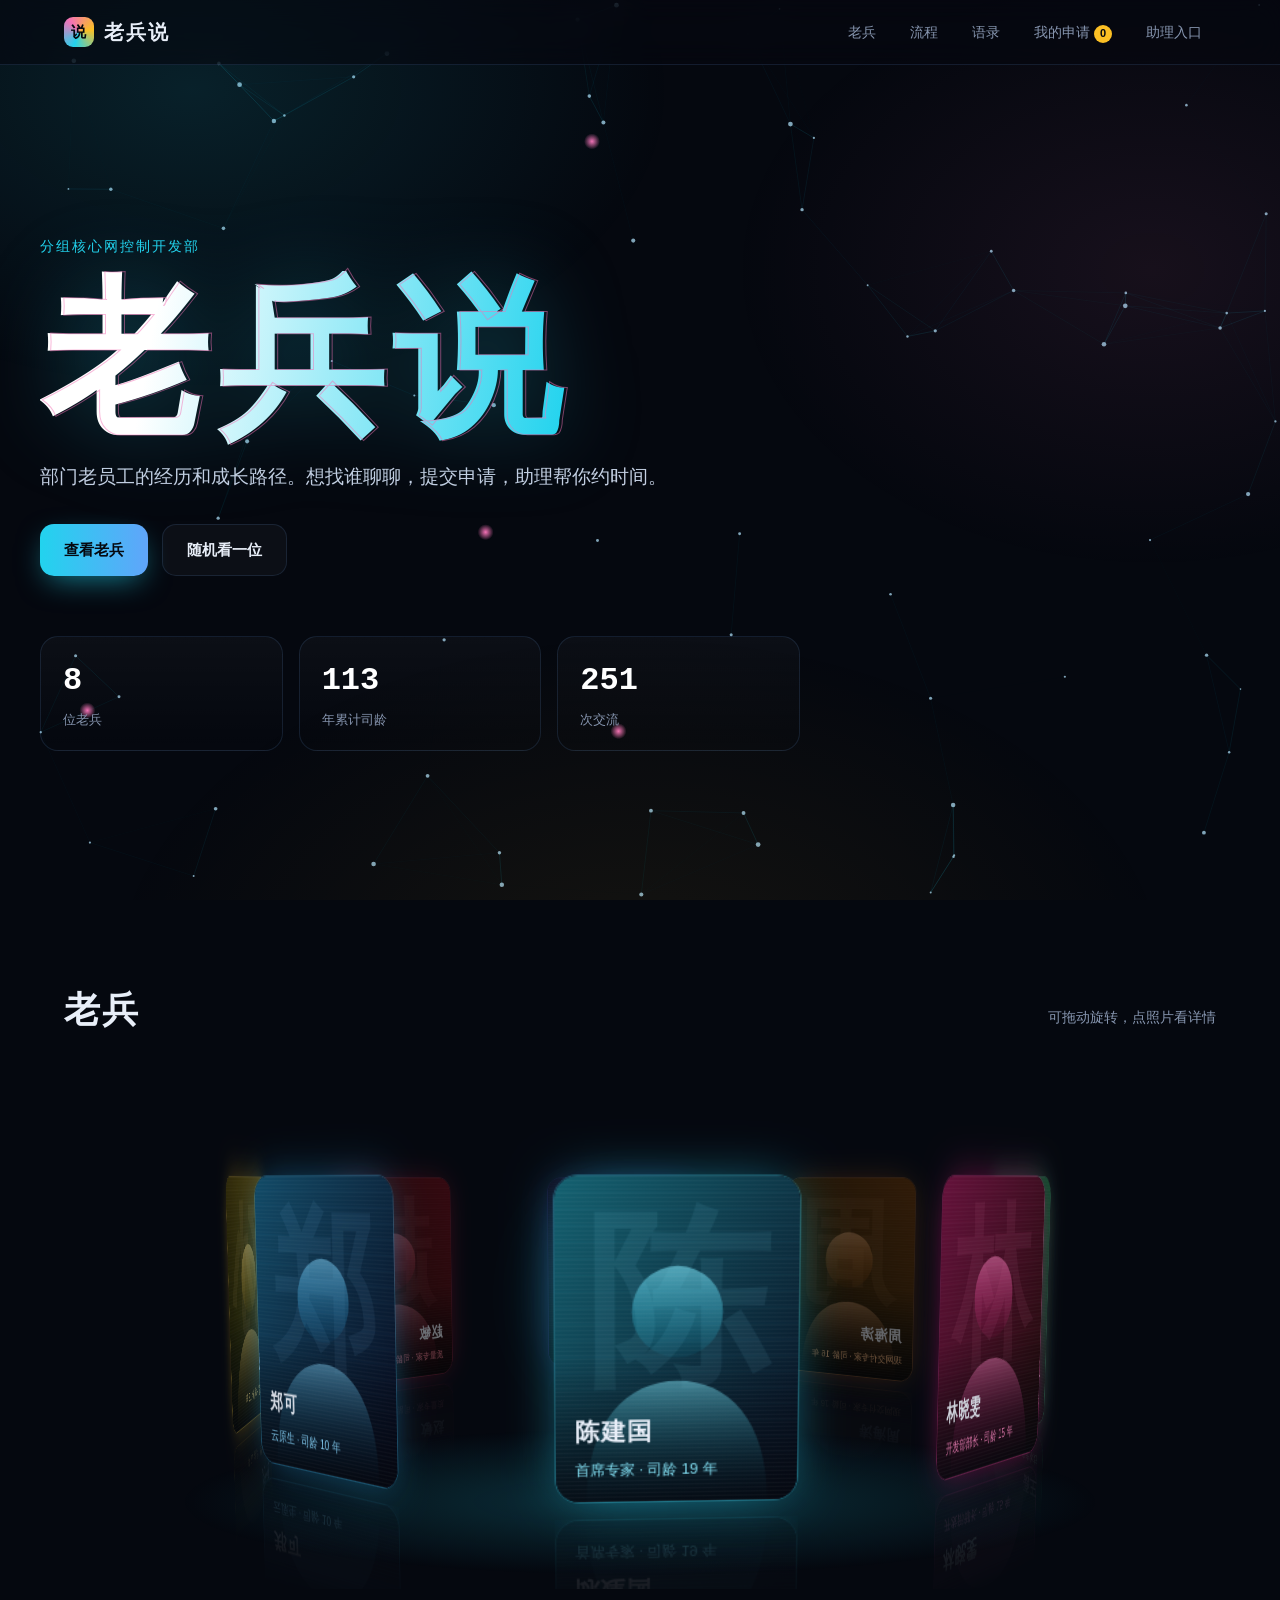
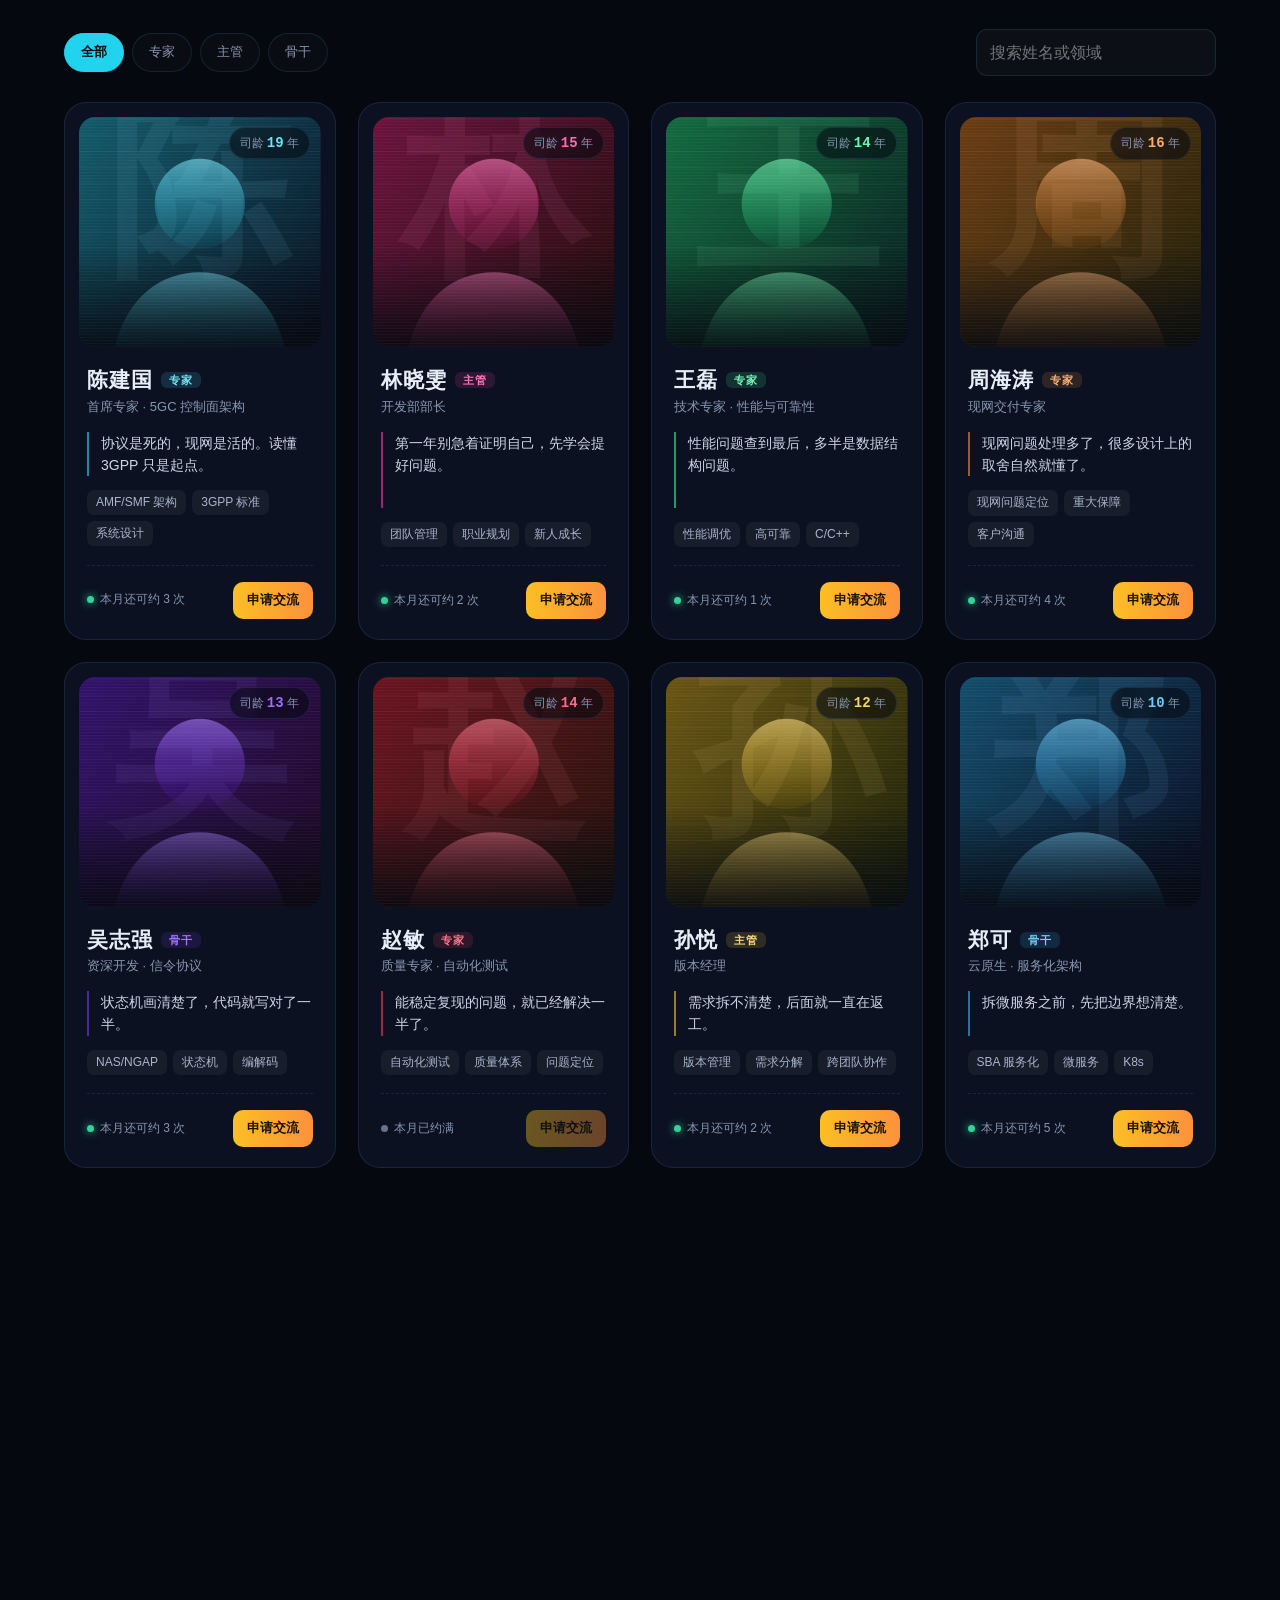
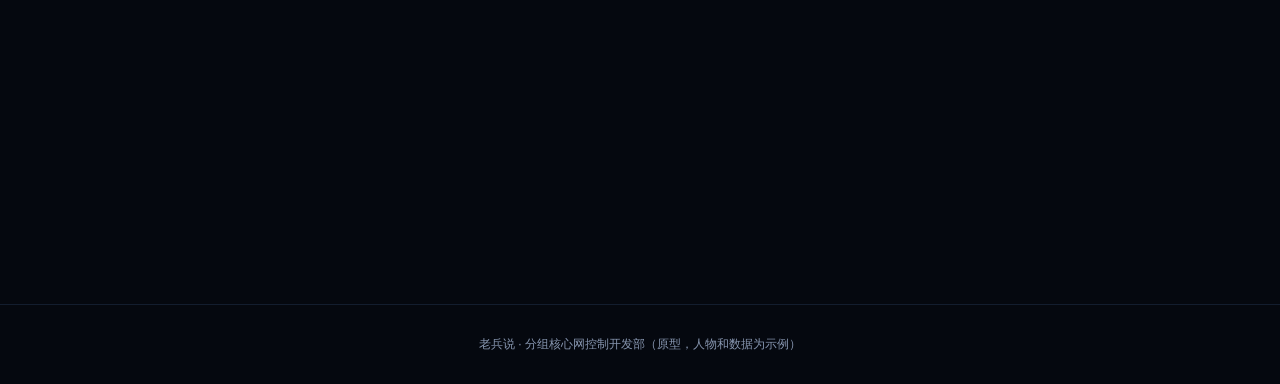
<file: docs/prototype.html>
<!doctype html>
<html lang="zh-CN">
<head>
<meta charset="utf-8">
<meta name="viewport" content="width=device-width,initial-scale=1">
<title>老兵说 · 分组核心网控制开发部</title>
<style>
:root{
  --bg:#05080f;--card:rgba(14,22,40,.72);--line:rgba(120,180,255,.13);
  --text:#e8eef8;--muted:#8796b0;--cyan:#22d3ee;--amber:#fbbf24;--pink:#f472b6;--green:#34d399;
  --r:18px;--cw:180px;--ch:240px;
}
*{box-sizing:border-box;margin:0;padding:0}
html{scroll-behavior:smooth}
body{background:var(--bg);color:var(--text);font-family:"HarmonyOS Sans SC","PingFang SC","Microsoft YaHei",-apple-system,sans-serif;line-height:1.6;overflow-x:hidden}
button{font:inherit;color:inherit;cursor:pointer;border:0;background:none}
input,textarea,select{font:inherit;color:inherit}
#net{position:fixed;inset:0;z-index:0;pointer-events:none}
.glow-bg{position:fixed;inset:0;z-index:0;pointer-events:none;
  background:radial-gradient(800px 500px at 15% 10%,rgba(34,211,238,.12),transparent 60%),
             radial-gradient(700px 500px at 90% 30%,rgba(244,114,182,.08),transparent 60%),
             radial-gradient(900px 600px at 50% 110%,rgba(251,191,36,.07),transparent 60%)}
main,nav,footer{position:relative;z-index:1}
.wrap{max-width:1200px;margin:0 auto;padding:0 24px}

/* nav */
nav{position:sticky;top:0;z-index:20;backdrop-filter:blur(14px);background:rgba(5,8,15,.6);border-bottom:1px solid var(--line)}
nav .wrap{display:flex;align-items:center;gap:28px;height:64px}
.logo{display:flex;align-items:center;gap:10px;font-weight:800;font-size:20px;letter-spacing:2px}
.logo i{width:30px;height:30px;border-radius:9px;display:grid;place-items:center;font-style:normal;font-size:15px;
  background:conic-gradient(from 200deg,var(--cyan),var(--pink),var(--amber),var(--cyan));color:#05080f}
nav .links{margin-left:auto;display:flex;gap:6px}
nav .links a,nav .links button{color:var(--muted);text-decoration:none;padding:8px 14px;border-radius:10px;font-size:14px;transition:.2s}
nav .links a:hover,nav .links button:hover{color:var(--text);background:rgba(255,255,255,.05)}
.cnt{display:inline-grid;place-items:center;min-width:18px;height:18px;border-radius:9px;background:var(--amber);color:#05080f;font-size:11px;font-weight:700;margin-left:4px;padding:0 5px}

/* hero */
.hero{min-height:calc(100vh - 64px);display:flex;flex-direction:column;justify-content:center;padding:60px 0 40px}
.eyebrow{font-size:14px;letter-spacing:2px;color:var(--cyan)}
.title{position:relative;font-size:clamp(72px,14vw,168px);font-weight:900;line-height:1.05;letter-spacing:8px;margin:14px 0 14px;
  background:linear-gradient(100deg,#fff 10%,var(--cyan) 45%,var(--pink) 75%,var(--amber));-webkit-background-clip:text;background-clip:text;color:transparent;
  filter:drop-shadow(0 0 40px rgba(34,211,238,.25))}
.title::after{content:attr(data-text);position:absolute;left:3px;top:0;color:transparent;-webkit-text-stroke:1px rgba(244,114,182,.5);animation:glitch 5s infinite steps(1)}
@keyframes glitch{0%,92%,100%{clip-path:inset(0 0 100% 0);transform:none}93%{clip-path:inset(20% 0 55% 0);transform:translate(-6px,0)}95%{clip-path:inset(60% 0 10% 0);transform:translate(6px,0)}97%{clip-path:inset(40% 0 40% 0);transform:translate(-3px,0)}}
.sub{font-size:clamp(16px,2vw,19px);color:#c4cfe2;max-width:640px}
.cta{display:flex;gap:14px;margin-top:32px;flex-wrap:wrap}
.btn{padding:13px 24px;border-radius:14px;font-weight:600;font-size:15px;transition:.25s;display:inline-flex;align-items:center;gap:8px;text-decoration:none;color:inherit}
.btn-p{background:linear-gradient(90deg,var(--cyan),#60a5fa);color:#05080f;box-shadow:0 10px 30px -8px rgba(34,211,238,.6)}
.btn-p:hover{transform:translateY(-2px);box-shadow:0 16px 40px -8px rgba(34,211,238,.8)}
.btn-g{border:1px solid var(--line);background:rgba(255,255,255,.03)}
.btn-g:hover{border-color:rgba(251,191,36,.5);color:var(--amber)}
.stats{display:grid;grid-template-columns:repeat(3,1fr);gap:16px;margin-top:60px;max-width:760px}
.stat{padding:18px 22px;border:1px solid var(--line);border-radius:var(--r);background:linear-gradient(180deg,rgba(255,255,255,.03),transparent)}
.stat b{display:block;font-size:32px;font-weight:800;font-family:Consolas,"JetBrains Mono",monospace;color:#fff}
.stat span{color:var(--muted);font-size:13px}

/* sections */
section{padding:80px 0}
.sec-h{display:flex;align-items:baseline;justify-content:space-between;gap:20px;margin-bottom:30px;flex-wrap:wrap}
.sec-h h2{font-size:clamp(26px,3.6vw,36px);font-weight:800;letter-spacing:2px}
.sec-h p{color:var(--muted);font-size:14px}

/* photo (real photo or generated placeholder) */
.photo{position:absolute;inset:0;overflow:hidden;background:#0b1222}
.photo svg,.photo img{position:absolute;inset:0;width:100%;height:100%;object-fit:cover;display:block}
.photo::after{content:"";position:absolute;inset:0;pointer-events:none;
  background:repeating-linear-gradient(0deg,rgba(255,255,255,.03) 0 1px,transparent 1px 3px),linear-gradient(180deg,transparent 55%,rgba(5,8,15,.85))}
.holo{position:absolute;inset:0;pointer-events:none;opacity:0;transition:opacity .35s;mix-blend-mode:color-dodge;
  background:linear-gradient(115deg,transparent 20%,rgba(255,0,180,.35) 36%,rgba(0,255,230,.35) 50%,rgba(255,230,0,.3) 64%,transparent 80%);
  background-size:250% 250%;background-position:var(--mx,50%) var(--my,50%)}

/* 3D ring */
.stage{position:relative;height:520px;perspective:1400px;cursor:grab;user-select:none;-webkit-user-select:none;touch-action:pan-y;overflow:hidden}
.stage:active{cursor:grabbing}
.ring{position:absolute;left:50%;top:44%;width:0;height:0;transform-style:preserve-3d}
.pc{--h:190;position:absolute;width:var(--cw);height:var(--ch);left:calc(var(--cw) / -2);top:calc(var(--ch) / -2);border-radius:18px;
  border:1px solid hsla(var(--h),90%,60%,.4);box-shadow:0 0 40px -10px hsla(var(--h),90%,55%,.6);
  -webkit-box-reflect:below 12px linear-gradient(transparent 62%,rgba(255,255,255,.2))}
.pc .photo{border-radius:17px}
.pc-n{position:absolute;left:14px;right:14px;bottom:12px;z-index:2}
.pc-n b{display:block;font-size:18px;letter-spacing:1px}
.pc-n small{font-size:11px;color:hsl(var(--h),90%,75%)}
.pc:hover{border-color:hsl(var(--h),90%,65%)}
.core{position:absolute;width:140px;height:140px;left:-70px;top:-70px;border-radius:50%;display:grid;place-items:center;text-align:center;
  background:radial-gradient(circle,rgba(34,211,238,.25),rgba(5,8,15,.2) 70%);box-shadow:0 0 80px rgba(34,211,238,.35),inset 0 0 30px rgba(34,211,238,.3)}
.core::before{content:"";position:absolute;inset:0;border-radius:50%;padding:2px;background:conic-gradient(var(--cyan),transparent,var(--pink),transparent,var(--amber),var(--cyan));
  -webkit-mask:linear-gradient(#000 0 0) content-box,linear-gradient(#000 0 0);-webkit-mask-composite:xor;mask-composite:exclude;animation:spin 8s linear infinite}
.core b{font-size:24px;font-weight:900;letter-spacing:3px;display:block}
.core small{font-size:12px;color:var(--cyan)}
.floor{position:absolute;left:50%;top:68%;width:min(1000px,95%);height:160px;transform:translateX(-50%);pointer-events:none;
  background:radial-gradient(ellipse at center,rgba(34,211,238,.2),transparent 65%)}
@keyframes spin{to{transform:rotate(360deg)}}

/* steps */
.steps{display:grid;grid-template-columns:repeat(4,1fr);gap:16px;counter-reset:s}
.step{position:relative;padding:22px;border-radius:var(--r);border:1px solid var(--line);background:var(--card);counter-increment:s}
.step::before{content:counter(s);display:grid;place-items:center;width:30px;height:30px;border-radius:50%;border:1px solid var(--cyan);color:var(--cyan);font-family:Consolas,monospace;font-size:14px;margin-bottom:12px}
.step h4{font-size:16px}
.step p{color:var(--muted);font-size:13px;margin-top:2px}

/* filter */
.toolbar{display:flex;gap:10px;flex-wrap:wrap;align-items:center;margin-bottom:26px}
.chip{padding:8px 16px;border-radius:999px;border:1px solid var(--line);font-size:13px;color:var(--muted);transition:.2s;background:rgba(255,255,255,.02)}
.chip:hover{color:var(--text)}
.chip.on{color:#05080f;background:var(--cyan);border-color:var(--cyan);font-weight:600}
.search{margin-left:auto}
.search input{width:240px}

/* cards */
.grid{display:grid;grid-template-columns:repeat(auto-fill,minmax(270px,1fr));gap:22px;perspective:1200px}
.card{--h:190;--mx:50%;--my:50%;position:relative;padding:14px 14px 20px;border-radius:22px;background:var(--card);border:1px solid var(--line);
  transform-style:preserve-3d;transition:transform .15s ease-out,border-color .3s,box-shadow .3s;cursor:pointer;display:flex;flex-direction:column}
.card:hover{border-color:hsla(var(--h),90%,60%,.5);box-shadow:0 30px 60px -20px hsla(var(--h),90%,50%,.4)}
.card .spot{position:absolute;inset:0;border-radius:inherit;pointer-events:none;opacity:0;transition:opacity .3s;
  background:radial-gradient(380px circle at var(--mx) var(--my),hsla(var(--h),90%,60%,.16),transparent 45%)}
.card:hover .spot{opacity:1}
.ph{position:relative;height:230px;border-radius:16px;transition:transform .35s cubic-bezier(.2,.9,.3,1.2),box-shadow .35s}
.ph .photo{border-radius:16px}
.card:hover .ph{transform:translateZ(40px);box-shadow:0 20px 40px -10px rgba(0,0,0,.7)}
.card:hover .holo{opacity:.55}
.badge{font-size:12px;color:var(--muted);border:1px solid var(--line);padding:4px 10px;border-radius:999px;background:rgba(5,8,15,.55);backdrop-filter:blur(6px)}
.badge b{color:hsl(var(--h),90%,70%);font-family:Consolas,monospace;font-size:14px}
.ph .badge{position:absolute;right:10px;top:10px;z-index:2}
.card .body{padding:0 8px;display:flex;flex-direction:column;flex:1;transition:transform .35s}
.card:hover .body{transform:translateZ(20px)}
.card h3{font-size:21px;margin-top:16px;letter-spacing:1px}
.role{font-size:11px;font-weight:600;vertical-align:3px;margin-left:8px;padding:2px 8px;border-radius:6px;background:hsla(var(--h),90%,60%,.15);color:hsl(var(--h),90%,72%)}
.card .ttl{color:var(--muted);font-size:13px}
.card .q{margin:14px 0;font-size:14px;color:#cdd6e6;border-left:2px solid hsla(var(--h),90%,60%,.6);padding-left:12px;flex:1}
.tags{display:flex;flex-wrap:wrap;gap:6px}
.tags span{font-size:12px;padding:3px 9px;border-radius:7px;background:rgba(255,255,255,.05);color:#aab6cc}
.card-foot{display:flex;justify-content:space-between;align-items:center;margin-top:18px;padding-top:16px;border-top:1px dashed var(--line)}
.slot{font-size:12px;color:var(--muted);display:flex;align-items:center;gap:6px}
.slot i{width:7px;height:7px;border-radius:50%;background:var(--green);box-shadow:0 0 8px var(--green)}
.slot.full i{background:#64748b;box-shadow:none}
.btn-mini{padding:8px 14px;border-radius:10px;font-size:13px;font-weight:600;background:linear-gradient(90deg,var(--amber),#fb923c);color:#1a1205;transition:.2s}
.btn-mini:hover{transform:scale(1.06)}
.btn-mini:disabled{opacity:.4;cursor:not-allowed;transform:none}
.empty{grid-column:1/-1;text-align:center;color:var(--muted);padding:60px 0}

/* quotes */
.marquee{overflow:hidden;mask-image:linear-gradient(90deg,transparent,#000 10%,#000 90%,transparent);-webkit-mask-image:linear-gradient(90deg,transparent,#000 10%,#000 90%,transparent)}
.track{display:flex;gap:18px;width:max-content;animation:scroll 60s linear infinite;padding:9px 0}
.track.rev{animation-direction:reverse;animation-duration:70s}
.marquee:hover .track{animation-play-state:paused}
@keyframes scroll{to{transform:translateX(-50%)}}
.qc{width:340px;padding:18px 20px;border-radius:16px;border:1px solid var(--line);background:var(--card);flex-shrink:0}
.qc p{font-size:15px}
.qc span{display:block;margin-top:8px;font-size:12px;color:var(--muted)}
.qc span b{color:var(--amber);font-weight:500}

/* modal */
.modal{position:fixed;inset:0;z-index:50;display:grid;place-items:center;padding:20px;background:rgba(2,4,9,.7);backdrop-filter:blur(8px);
  opacity:0;pointer-events:none;transition:.3s}
.modal.open{opacity:1;pointer-events:auto}
.panel{width:min(960px,100%);max-height:calc(100vh - 40px);overflow:auto;border-radius:26px;background:linear-gradient(180deg,#0e1729,#080d18);
  border:1px solid var(--line);box-shadow:0 40px 120px -20px rgba(0,0,0,.8);transform:translateY(30px) scale(.97);transition:.35s cubic-bezier(.2,.9,.3,1.2);position:relative}
.modal.open .panel{transform:none}
.x{position:absolute;right:16px;top:14px;width:36px;height:36px;border-radius:50%;font-size:20px;color:var(--muted);z-index:3}
.x:hover{background:rgba(255,255,255,.08);color:#fff}

/* profile */
.prof{display:grid;grid-template-columns:300px 1fr}
.prof-l{padding:34px 26px;border-right:1px solid var(--line);text-align:center;perspective:900px;
  background:radial-gradient(400px 300px at 50% 0,hsla(var(--h),90%,50%,.18),transparent)}
.holo-card{--mx:50%;--my:50%;position:relative;width:210px;height:280px;margin:0 auto;border-radius:20px;transition:transform .12s ease-out;
  border:1px solid hsla(var(--h),90%,60%,.5);box-shadow:0 30px 60px -15px hsla(var(--h),90%,50%,.55);animation:enter .9s cubic-bezier(.2,.9,.3,1.2)}
.holo-card .photo{border-radius:19px}
.holo-card .holo{opacity:.35}
.holo-card:hover .holo{opacity:.7}
@keyframes enter{from{transform:rotateY(-180deg) scale(.6);opacity:0}}
.prof-l h3{font-size:26px;margin-top:18px}
.prof-l .ttl{color:var(--muted);font-size:13px}
.prof-l .meta{font-size:13px;color:var(--muted);margin-top:12px;line-height:1.9}
.prof-l .meta b{color:#fff;font-family:Consolas,monospace}
.prof-l .btn{margin-top:20px;width:100%;justify-content:center}
.prof-r{padding:30px 34px 26px}
.prof-r h5{font-size:13px;color:var(--muted);font-weight:500;margin:24px 0 10px}
.prof-r h5:first-child{margin-top:0}
.bigq{font-size:19px;line-height:1.5;font-weight:600;border-left:3px solid hsl(var(--h),90%,60%);padding-left:14px}
.topics{display:flex;flex-wrap:wrap;gap:8px}
.topics span{padding:6px 12px;border-radius:10px;font-size:13px;border:1px solid hsla(var(--h),90%,60%,.3);color:hsl(var(--h),80%,78%)}

/* growth tree */
.tree{width:100%;max-width:580px;display:block;margin:0 auto}
.tree .trunk{fill:none;stroke-width:7;stroke-linecap:round;stroke-dasharray:1;stroke-dashoffset:1;animation:draw 1.3s ease-out forwards}
.tree .root{fill:none;stroke:hsl(30,35%,32%);stroke-width:3;stroke-linecap:round;opacity:.7}
@keyframes draw{to{stroke-dashoffset:0}}
.tree .br{opacity:0;animation:bud .6s ease-out forwards;animation-delay:var(--d)}
@keyframes bud{from{opacity:0;transform:translateY(8px)}to{opacity:1;transform:none}}
.tree .bp{fill:none;stroke:hsl(var(--h),45%,45%);stroke-width:3.5;stroke-linecap:round}
.tree .leaf{fill:hsl(var(--h),70%,52%);opacity:.65}
.tree .nd{fill:#0b1222;stroke:hsl(var(--h),90%,65%);stroke-width:3}
.tree .now .nd{fill:hsl(var(--h),90%,65%)}
.tree .pulse{fill:none;stroke:hsl(var(--h),90%,65%);stroke-width:2;transform-box:fill-box;transform-origin:center;animation:ring 2s ease-out infinite}
@keyframes ring{from{transform:scale(1);opacity:.9}to{transform:scale(2.8);opacity:0}}
.tree .tp{fill:#fff;font-size:17px;font-weight:700}
.tree .now .tp{fill:hsl(var(--h),90%,72%)}
.tree .tn{fill:var(--muted);font-size:12.5px}
.tree .ty{fill:hsl(var(--h),90%,70%);font-family:Consolas,monospace}

/* forms (apply + admin) */
.book,.adm{padding:32px}
.book-h{display:flex;gap:18px;align-items:center}
.thumb{position:relative;width:60px;height:80px;border-radius:10px;overflow:hidden;flex-shrink:0}
.thumb .photo{border-radius:10px}
.thumb.sm{width:36px;height:48px;border-radius:6px}
.thumb.big{width:96px;height:128px}
.book h3,.adm h3{font-size:22px}
.book .who{color:var(--muted);font-size:14px}
.bstep{margin-top:24px}
.bstep h6{font-size:14px;color:var(--text);font-weight:600;margin-bottom:10px}
.bstep h6 i{font-style:normal;font-size:12px;color:var(--muted);font-weight:400;margin-left:8px}
.modes{display:grid;grid-template-columns:repeat(4,1fr);gap:12px}
.mode{padding:14px 10px;border-radius:14px;border:1px solid var(--line);text-align:center;transition:.2s;background:rgba(255,255,255,.02)}
.mode .e{font-size:26px;display:block;transition:.3s}
.mode small{display:block;color:var(--muted);font-size:11px}
.mode:hover .e{transform:scale(1.15)}
.mode.on{border-color:var(--amber);background:rgba(251,191,36,.08);box-shadow:0 0 0 1px var(--amber) inset}
.opts{display:flex;gap:10px;flex-wrap:wrap;align-items:center}
.opts+.opts{margin-top:10px}
.opt{padding:7px 15px;border-radius:10px;border:1px solid var(--line);font-size:14px;transition:.2s}
.opt.on{border-color:var(--cyan);background:rgba(34,211,238,.12);color:#fff}
.opt-lbl{font-size:12px;color:var(--muted);width:56px}
.pick span{cursor:pointer;transition:.2s}
.pick span.on{background:hsla(var(--h),90%,60%,.2);border-color:hsl(var(--h),90%,60%);color:#fff}
.row2{display:grid;grid-template-columns:1fr 1fr;gap:12px}
.inp,textarea{width:100%;padding:10px 13px;border-radius:11px;border:1px solid var(--line);background:rgba(255,255,255,.03);outline:none;transition:.2s}
select.inp{background:#0d1628}
.inp:focus,textarea:focus{border-color:var(--cyan);box-shadow:0 0 0 3px rgba(34,211,238,.12)}
textarea{margin-top:10px;resize:vertical;min-height:76px}
.book-foot{display:flex;justify-content:space-between;align-items:center;margin-top:26px;gap:16px;flex-wrap:wrap}
.book-foot .hint{font-size:13px;color:var(--muted)}

/* admin */
.adm-h{display:flex;justify-content:space-between;align-items:center;gap:12px;flex-wrap:wrap;padding-right:44px}
.adm-act{display:flex;gap:8px;flex-wrap:wrap}
.adm-note{font-size:12px;color:var(--muted);margin:8px 0 18px}
.btn-s{padding:7px 13px;border-radius:9px;font-size:13px;border:1px solid var(--line);background:rgba(255,255,255,.03);transition:.2s;white-space:nowrap}
.btn-s:hover{border-color:var(--cyan)}
.btn-s.pri{background:var(--cyan);color:#05080f;border-color:var(--cyan);font-weight:600}
.btn-s.dan{color:var(--pink)}
.btn-s.dan:hover{border-color:var(--pink)}
.tbl{overflow-x:auto}
table{width:100%;border-collapse:collapse;font-size:14px}
th{text-align:left;color:var(--muted);font-weight:400;font-size:12px;padding:8px}
td{padding:9px 8px;border-top:1px solid var(--line);vertical-align:middle}
td.ops{text-align:right;white-space:nowrap}
td.ops .btn-s+.btn-s{margin-left:6px}
.fg{display:grid;grid-template-columns:repeat(3,1fr);gap:14px 16px;margin-top:20px}
.f label{display:block;font-size:12px;color:var(--muted);margin-bottom:6px}
.f.full{grid-column:1/-1}
.f.two{grid-column:span 2}
.ph-edit{display:flex;gap:16px;align-items:center}
.hue{display:flex;gap:12px;align-items:center}
.hue input{flex:1;accent-color:var(--cyan)}
.sw{width:30px;height:30px;border-radius:8px;flex-shrink:0}
.crow{display:grid;grid-template-columns:90px 160px 1fr 38px;gap:8px;margin-bottom:8px}
.crow-h{display:grid;grid-template-columns:90px 160px 1fr 38px;gap:8px;font-size:11px;color:var(--muted);margin-bottom:4px}

/* receipt */
.ticket-wrap{padding:40px 30px;display:grid;place-items:center;text-align:center}
.ticket-wrap h3{font-size:24px;margin-bottom:6px}
.ticket-wrap p.m{color:var(--muted);margin-bottom:24px;font-size:14px}
.flow{display:flex;width:min(560px,100%);margin-bottom:26px}
.fs{flex:1;position:relative;font-size:12px;color:var(--muted)}
.fs::before{content:"";position:absolute;top:9px;left:-50%;width:100%;height:2px;background:var(--line)}
.fs:first-child::before{display:none}
.fs.done::before,.fs.cur::before{background:linear-gradient(90deg,var(--green),var(--cyan))}
.fs i{position:relative;display:grid;place-items:center;width:20px;height:20px;margin:0 auto 6px;border-radius:50%;border:2px solid var(--line);background:var(--bg);font-style:normal;font-size:11px}
.fs.done i{border-color:var(--green);background:var(--green);color:#05080f}
.fs.cur{color:var(--text)}
.fs.cur i{border-color:var(--cyan);animation:pulse 1.6s infinite}
@keyframes pulse{0%{box-shadow:0 0 0 0 rgba(34,211,238,.6)}70%{box-shadow:0 0 0 10px rgba(34,211,238,0)}}
.ticket{width:min(560px,100%);border-radius:20px;text-align:left;padding:22px 26px;
  background:linear-gradient(120deg,#13203a,#0c1426);border:1px solid rgba(251,191,36,.35);animation:pop .7s cubic-bezier(.2,.9,.3,1.3);box-shadow:0 30px 80px -20px rgba(251,191,36,.3)}
@keyframes pop{from{transform:rotateX(70deg) translateY(40px);opacity:0}}
.t-h{display:flex;justify-content:space-between;font-size:12px;color:var(--amber)}
.t-h span{font-family:Consolas,monospace}
.route{display:flex;align-items:center;gap:14px;margin:12px 0 16px}
.route div small{display:block;font-size:11px;color:var(--muted)}
.route div b{font-size:22px}
.route .ln{flex:1;height:2px;background:linear-gradient(90deg,var(--cyan),var(--amber));position:relative}
.route .ln::after{content:attr(data-e);position:absolute;left:50%;top:50%;transform:translate(-50%,-55%);background:#101b31;padding:0 6px;font-size:16px}
.t-grid{display:grid;grid-template-columns:repeat(3,1fr);gap:10px}
.t-grid small{display:block;font-size:11px;color:var(--muted)}
.t-grid b{font-size:14px}
.t-grid .pend{color:var(--amber)}
.ticket-wrap .cta{justify-content:center;margin-top:26px}

/* drawer */
.drawer{position:fixed;top:0;right:0;bottom:0;width:min(420px,100%);z-index:60;background:#0a1120;border-left:1px solid var(--line);
  transform:translateX(100%);transition:.35s cubic-bezier(.2,.9,.3,1);padding:26px;overflow:auto}
.drawer.open{transform:none;box-shadow:-30px 0 80px rgba(0,0,0,.6)}
.drawer h3{font-size:22px;margin-bottom:18px}
.bk{padding:16px;border-radius:14px;border:1px solid var(--line);margin-bottom:12px;background:var(--card)}
.bk-h{display:flex;justify-content:space-between;align-items:center}
.bk-h b{font-size:16px}
.st{font-size:11px;padding:2px 8px;border-radius:6px;background:rgba(251,191,36,.15);color:var(--amber)}
.bk p{font-size:13px;color:var(--muted);margin-top:6px}
.bk button{font-size:12px;color:var(--pink);margin-top:8px}
.shade{position:fixed;inset:0;z-index:55;background:rgba(0,0,0,.5);opacity:0;pointer-events:none;transition:.3s}
.shade.open{opacity:1;pointer-events:auto}

.toast{position:fixed;left:50%;bottom:30px;transform:translate(-50%,40px);opacity:0;z-index:80;padding:12px 20px;border-radius:12px;
  background:#1b2742;border:1px solid var(--line);font-size:14px;transition:.3s;pointer-events:none}
.toast.show{opacity:1;transform:translate(-50%,0)}

.reveal{opacity:0;transform:translateY(30px);transition:opacity .8s,transform .8s}
.reveal.in{opacity:1;transform:none}

footer{border-top:1px solid var(--line);padding:30px 0;color:var(--muted);font-size:12px;text-align:center}

@media (max-width:860px){
  :root{--cw:130px;--ch:174px}
  .stage{height:420px}
  .steps{grid-template-columns:repeat(2,1fr)}
  .prof{grid-template-columns:1fr}
  .prof-l{border-right:0;border-bottom:1px solid var(--line)}
  .modes{grid-template-columns:repeat(2,1fr)}
  .search{margin-left:0;width:100%}.search input{width:100%}
  nav .links a{display:none}
  .fg{grid-template-columns:1fr 1fr}
  .crow,.crow-h{grid-template-columns:70px 1fr 38px}
  .crow [data-k=note]{grid-column:1/3;grid-row:2}
  .crow-h span:nth-child(3){display:none}
}
@media (max-width:520px){.wrap{padding:0 16px}.stats{gap:10px}.stat{padding:14px}.stat b{font-size:24px}.book,.adm{padding:24px 16px}.fg{grid-template-columns:1fr}.f.two{grid-column:auto}}
@media (prefers-reduced-motion:reduce){*{animation:none!important;transition:none!important}.tree .trunk{stroke-dashoffset:0}.tree .br{opacity:1}}
</style>
</head>
<body>
<canvas id="net"></canvas>
<div class="glow-bg"></div>

<nav>
  <div class="wrap">
    <div class="logo"><i>说</i>老兵说</div>
    <div class="links">
      <a href="#gallery">老兵</a>
      <a href="#how">流程</a>
      <a href="#quotes">语录</a>
      <button id="openMine">我的申请<span class="cnt" id="mineCnt">0</span></button>
      <button id="openAdmin">助理入口</button>
    </div>
  </div>
</nav>

<main>
  <header class="hero wrap">
    <div class="eyebrow">分组核心网控制开发部</div>
    <h1 class="title" data-text="老兵说">老兵说</h1>
    <p class="sub">部门老员工的经历和成长路径。想找谁聊聊，提交申请，助理帮你约时间。</p>
    <div class="cta">
      <a class="btn btn-p" href="#gallery">查看老兵</a>
      <button class="btn btn-g" id="randomBtn">随机看一位</button>
    </div>
    <div class="stats">
      <div class="stat"><b id="s1">0</b><span>位老兵</span></div>
      <div class="stat"><b id="s2">0</b><span>年累计司龄</span></div>
      <div class="stat"><b id="s3">0</b><span>次交流</span></div>
    </div>
  </header>

  <section id="gallery" class="reveal" style="padding-bottom:20px">
    <div class="wrap"><div class="sec-h"><h2>老兵</h2><p>可拖动旋转，点照片看详情</p></div></div>
    <div class="stage" id="stage">
      <div class="floor"></div>
      <div class="ring" id="ring"></div>
    </div>
  </section>

  <section id="vets" class="wrap reveal" style="padding-top:20px">
    <div class="toolbar">
      <div id="roles" style="display:flex;gap:8px;flex-wrap:wrap"></div>
      <div class="search"><input class="inp" id="q" placeholder="搜索姓名或领域"></div>
    </div>
    <div class="grid" id="grid"></div>
  </section>

  <section id="how" class="wrap reveal">
    <div class="sec-h"><h2>流程</h2></div>
    <div class="steps">
      <div class="step"><h4>选一位老兵</h4><p>看看履历和可以聊的话题</p></div>
      <div class="step"><h4>提交申请</h4><p>选交流方式和大致时间</p></div>
      <div class="step"><h4>助理安排</h4><p>确定时间地点，邮件通知双方</p></div>
      <div class="step"><h4>见面聊</h4><p>咖啡、午饭、散步或线上</p></div>
    </div>
  </section>

  <section id="quotes" class="reveal">
    <div class="wrap"><div class="sec-h"><h2>老兵语录</h2></div></div>
    <div class="marquee"><div class="track" id="t1"></div></div>
    <div class="marquee"><div class="track rev" id="t2"></div></div>
  </section>
</main>

<footer>老兵说 · 分组核心网控制开发部（原型，人物和数据为示例）</footer>

<div class="modal" id="modal"><div class="panel" id="panel"></div></div>
<div class="shade" id="shade"></div>
<aside class="drawer" id="drawer"></aside>
<div class="toast" id="toast"></div>

<script>
const YEAR = new Date().getFullYear();
const ROLES = ['专家','主管','骨干'];
const POS = ['开发工程师','测试工程师','骨干','PL','TM','SE','版本经理','技术专家','资深专家','首席专家','副部长','部长'];
const DEFAULT_V = [
  {id:1,name:'陈建国',role:'专家',title:'首席专家 · 5GC 控制面架构',since:2007,hue:190,quota:3,met:42,photo:'',
   quote:'协议是死的，现网是活的。读懂 3GPP 只是起点。',
   tags:['AMF/SMF 架构','3GPP 标准','系统设计'],
   topics:['5GC 控制面整体架构','怎么读 3GPP 协议','架构师成长路径','方案评审'],
   career:[{y:2007,pos:'开发工程师',note:'SGSN 移动性管理'},{y:2011,pos:'PL',note:'MME 核心模块'},{y:2016,pos:'SE',note:'5GC AMF 架构设计'},{y:2020,pos:'首席专家',note:'控制面架构演进'}]},
  {id:2,name:'林晓雯',role:'主管',title:'开发部部长',since:2011,hue:330,quota:2,met:57,photo:'',
   quote:'第一年别急着证明自己，先学会提好问题。',
   tags:['团队管理','职业规划','新人成长'],
   topics:['第一年怎么过','怎么和主管沟通','技术线还是管理线','绩效与成长'],
   career:[{y:2011,pos:'开发工程师',note:'SMF 会话管理'},{y:2015,pos:'PL',note:'PDU 会话特性'},{y:2018,pos:'TM',note:'5G SA 首个商用版本'},{y:2021,pos:'部长',note:'开发部，80 余人'}]},
  {id:3,name:'王磊',role:'专家',title:'技术专家 · 性能与可靠性',since:2012,hue:150,quota:1,met:23,photo:'',
   quote:'性能问题查到最后，多半是数据结构问题。',
   tags:['性能调优','高可靠','C/C++'],
   topics:['性能分析工具','内存和锁','高可靠设计'],
   career:[{y:2012,pos:'开发工程师',note:'MME 信令面'},{y:2015,pos:'骨干',note:'性能攻关组'},{y:2019,pos:'PL',note:'5GC 高可靠架构'},{y:2023,pos:'技术专家',note:'性能领域'}]},
  {id:4,name:'周海涛',role:'专家',title:'现网交付专家',since:2010,hue:28,quota:4,met:38,photo:'',
   quote:'现网问题处理多了，很多设计上的取舍自然就懂了。',
   tags:['现网问题定位','重大保障','客户沟通'],
   topics:['现网问题怎么定位','重大保障','海外交付'],
   career:[{y:2010,pos:'开发工程师',note:'SGSN 维护'},{y:2013,pos:'PL',note:'欧洲 LTE 开局'},{y:2017,pos:'TM',note:'现网问题攻关组'},{y:2022,pos:'技术专家',note:'重大活动保障'}]},
  {id:5,name:'吴志强',role:'骨干',title:'资深开发 · 信令协议',since:2013,hue:260,quota:3,met:19,photo:'',
   quote:'状态机画清楚了，代码就写对了一半。',
   tags:['NAS/NGAP','状态机','编解码'],
   topics:['注册和切换流程','信令跟踪','代码检视'],
   career:[{y:2013,pos:'开发工程师',note:'NAS 协议栈'},{y:2017,pos:'骨干',note:'NGAP 编解码重构'},{y:2021,pos:'PL',note:'信令协议模块'}]},
  {id:6,name:'赵敏',role:'专家',title:'质量专家 · 自动化测试',since:2012,hue:350,quota:0,met:31,photo:'',
   quote:'能稳定复现的问题，就已经解决一半了。',
   tags:['自动化测试','质量体系','问题定位'],
   topics:['开发者测试怎么写','偶现问题定位','质量意识'],
   career:[{y:2012,pos:'测试工程师',note:'系统测试'},{y:2016,pos:'PL',note:'自动化测试框架'},{y:2020,pos:'技术专家',note:'部门质量体系'}]},
  {id:7,name:'孙悦',role:'主管',title:'版本经理',since:2014,hue:45,quota:2,met:26,photo:'',
   quote:'需求拆不清楚，后面就一直在返工。',
   tags:['版本管理','需求分解','跨团队协作'],
   topics:['版本是怎么交付的','需求拆分','跨团队沟通'],
   career:[{y:2014,pos:'开发工程师',note:'PCF 策略控制'},{y:2018,pos:'PL',note:'网络切片特性'},{y:2021,pos:'TM',note:'版本经理，10 余个团队'}]},
  {id:8,name:'郑可',role:'骨干',title:'云原生 · 服务化架构',since:2016,hue:200,quota:5,met:15,photo:'',
   quote:'拆微服务之前，先把边界想清楚。',
   tags:['SBA 服务化','微服务','K8s'],
   topics:['云原生核心网','微服务拆分','新技术怎么学'],
   career:[{y:2016,pos:'开发工程师',note:'vEPC 虚拟化'},{y:2019,pos:'骨干',note:'5GC 云原生改造'},{y:2022,pos:'PL',note:'服务化框架'}]},
];
const MODES = [{k:'coffee',e:'☕',n:'喝咖啡',d:'半小时左右'},{k:'lunch',e:'🍜',n:'吃午饭',d:'一小时左右'},{k:'walk',e:'🚶',n:'散步',d:'半小时左右'},{k:'online',e:'💻',n:'线上',d:'视频会议'}];
const WHEN = ['本周','下周','两周内','都可以'];
const PART = ['上午','中午','下午','不限'];

const $ = s => document.querySelector(s);
const esc = s => String(s??'').replace(/[&<>"']/g, c => ({'&':'&amp;','<':'&lt;','>':'&gt;','"':'&quot;',"'":'&#39;'}[c]));
const clone = o => JSON.parse(JSON.stringify(o));
const years = v => Math.max(0, YEAR - v.since);
const hueOf = v => (Number(v.hue)||0) % 360;
const short = v => String(v.title).split(' · ')[0];
const ls = {
  get(k){try{return JSON.parse(localStorage.getItem(k))}catch(e){return null}},
  set(k,v){try{localStorage.setItem(k,JSON.stringify(v));return true}catch(e){return false}},
  del(k){try{localStorage.removeItem(k)}catch(e){}}
};
function normalize(v,i){
  const arr=x=>Array.isArray(x)?x.map(String).filter(Boolean):[];
  return {id:Number(v.id)||i+1,name:String(v.name||'未命名'),role:ROLES.includes(v.role)?v.role:'骨干',title:String(v.title||''),
    since:Number(v.since)||YEAR,hue:Number(v.hue)||190,quota:Math.max(0,Number(v.quota)||0),met:Math.max(0,Number(v.met)||0),
    photo:String(v.photo||''),quote:String(v.quote||''),tags:arr(v.tags),topics:arr(v.topics),
    career:(Array.isArray(v.career)?v.career:[]).map(c=>({y:Number(c.y)||0,pos:String(c.pos||''),note:String(c.note||'')})).filter(c=>c.y&&c.pos)};
}
let V = (()=>{const s=ls.get('lbs_vets');return Array.isArray(s)?s.map(normalize):clone(DEFAULT_V)})();
const saveVets = () => ls.set('lbs_vets', V);
let apps = ls.get('lbs_apps') || [];

/* ---------- photo: real image over a generated placeholder ---------- */
let gid = 0;
const SCAN = [...Array(20)].map((_,i)=>`<line x1="0" x2="300" y1="${i*20}" y2="${i*20}"/>`).join('');
function portrait(v){
  const h=hueOf(v),a='pg'+(++gid),b='ps'+gid;
  return `<svg viewBox="0 0 300 400" preserveAspectRatio="xMidYMid slice" aria-hidden="true"><defs>
    <linearGradient id="${a}" x1="0" y1="0" x2="1" y2="1"><stop offset="0" stop-color="hsl(${h},70%,26%)"/><stop offset="1" stop-color="hsl(${h+40},60%,7%)"/></linearGradient>
    <linearGradient id="${b}" x1="0" y1="0" x2="0" y2="1"><stop offset="0" stop-color="hsl(${h},85%,72%)" stop-opacity=".6"/><stop offset="1" stop-color="hsl(${h},85%,50%)" stop-opacity=".05"/></linearGradient></defs>
    <rect width="300" height="400" fill="url(#${a})"/>
    <g stroke="hsl(${h},90%,70%)" stroke-opacity=".07">${SCAN}</g>
    <text x="150" y="230" text-anchor="middle" font-size="230" font-weight="900" fill="hsl(${h},90%,75%)" fill-opacity=".08">${esc(String(v.name||'?')[0])}</text>
    <circle cx="150" cy="165" r="56" fill="url(#${b})"/>
    <path d="M38 400C38 300 88 250 150 250S262 300 262 400Z" fill="url(#${b})"/>
  </svg>`}
const photo = v => `<div class="photo">${portrait(v)}${v.photo?`<img src="${esc(v.photo)}" alt="${esc(v.name)}" loading="lazy" onerror="this.remove()">`:''}</div>`;

/* ---------- growth tree ---------- */
const cut = (s,n) => s.length>n ? s.slice(0,n)+'…' : s;
function tree(v){
  const cs=[...v.career].sort((a,b)=>a.y-b.y);if(!cs.length)return '<p style="color:var(--muted);font-size:13px">暂无</p>';
  const h=hueOf(v),n=cs.length,gap=82,W=580,cx=290,Yt=56,Yb=Yt+n*gap+46,id=++gid;
  const xAt=t=>cx-66*(1-t)*(1-t)*t+66*(1-t)*t*t;
  let s=`<svg class="tree" viewBox="0 0 ${W} ${Yb+22}"><defs>
    <linearGradient id="tg${id}" x1="0" y1="1" x2="0" y2="0"><stop offset="0" stop-color="hsl(30,35%,30%)"/><stop offset="1" stop-color="hsl(${h},70%,55%)"/></linearGradient>
    <filter id="bl${id}" x="-100%" y="-100%" width="300%" height="300%"><feGaussianBlur stdDeviation="18"/></filter></defs>
    <g filter="url(#bl${id})" opacity=".55"><circle cx="${cx}" cy="${Yt+10}" r="70" fill="hsl(${h},80%,45%)"/><circle cx="${cx-70}" cy="${Yt+46}" r="40" fill="hsl(${h+30},80%,45%)"/><circle cx="${cx+70}" cy="${Yt+36}" r="44" fill="hsl(${h-30},80%,45%)"/></g>
    <ellipse cx="${cx}" cy="${Yb+4}" rx="140" ry="10" fill="hsl(${h},80%,50%)" opacity=".14"/>
    <path class="root" d="M${cx} ${Yb} q-20 8 -46 12 M${cx} ${Yb} q22 7 50 10 M${cx} ${Yb} q-4 10 -12 16"/>
    <path class="trunk" pathLength="1" stroke="url(#tg${id})" d="M${cx} ${Yb} C${cx-22} ${Yb-(Yb-Yt)/3} ${cx+22} ${Yb-2*(Yb-Yt)/3} ${cx} ${Yt}"/>`;
  cs.forEach((c,i)=>{
    const y=Yb-52-i*gap,ay=y+26,t=(Yb-ay)/(Yb-Yt),xt=xAt(t),sd=i%2?1:-1,ex=cx+sd*96,now=i===n-1;
    const lx=cx+sd*114,anc=sd<0?'end':'start';
    s+=`<g class="br${now?' now':''}" style="--d:${.5+i*.28}s">
      <path class="bp" d="M${xt.toFixed(1)} ${ay} Q${(xt+sd*46).toFixed(1)} ${ay-2} ${ex} ${y}"/>
      <ellipse class="leaf" cx="${(xt+sd*42).toFixed(1)}" cy="${ay-8}" rx="10" ry="4" transform="rotate(${sd*-35} ${(xt+sd*42).toFixed(1)} ${ay-8})"/>
      <ellipse class="leaf" cx="${(xt+sd*66).toFixed(1)}" cy="${ay+2}" rx="8" ry="3.5" transform="rotate(${sd*25} ${(xt+sd*66).toFixed(1)} ${ay+2})"/>
      ${now?`<circle class="pulse" cx="${ex}" cy="${y}" r="9"/>`:''}
      <circle class="nd" cx="${ex}" cy="${y}" r="${now?9:7}"/>
      <text class="tp" x="${lx}" y="${y+1}" text-anchor="${anc}">${esc(c.pos)}</text>
      <text class="tn" x="${lx}" y="${y+21}" text-anchor="${anc}"><tspan class="ty">${c.y}</tspan>${c.note?' · '+esc(cut(c.note,14)):''}<title>${c.y} ${esc(c.pos)} ${esc(c.note)}</title></text>
    </g>`});
  return s+'</svg>';
}

/* ---------- network background ---------- */
(function(){
  const cv=$('#net'),ctx=cv.getContext('2d'),dpr=devicePixelRatio||1;let W,H,nodes=[],packets=[],mouse={x:-999,y:-999};
  const reduce=matchMedia('(prefers-reduced-motion:reduce)').matches;
  function size(){W=cv.width=innerWidth*dpr;H=cv.height=innerHeight*dpr;cv.style.width=innerWidth+'px';cv.style.height=innerHeight+'px';
    const n=Math.min(90,Math.floor(innerWidth*innerHeight/16000));
    nodes=[...Array(n)].map(()=>({x:Math.random()*W,y:Math.random()*H,vx:(Math.random()-.5)*.3,vy:(Math.random()-.5)*.3,r:Math.random()*1.6+.8}))}
  addEventListener('resize',size);addEventListener('mousemove',e=>{mouse.x=e.clientX*dpr;mouse.y=e.clientY*dpr});
  size();
  const D=150*dpr;
  function frame(){
    ctx.clearRect(0,0,W,H);
    for(const n of nodes){n.x+=n.vx;n.y+=n.vy;if(n.x<0||n.x>W)n.vx*=-1;if(n.y<0||n.y>H)n.vy*=-1;
      const dx=mouse.x-n.x,dy=mouse.y-n.y;if(Math.hypot(dx,dy)<200*dpr){n.x+=dx*.003;n.y+=dy*.003}}
    for(let i=0;i<nodes.length;i++)for(let j=i+1;j<nodes.length;j++){
      const a=nodes[i],b=nodes[j],d=Math.hypot(a.x-b.x,a.y-b.y);
      if(d<D){ctx.strokeStyle=`rgba(34,211,238,${(1-d/D)*.22})`;ctx.lineWidth=dpr*.6;ctx.beginPath();ctx.moveTo(a.x,a.y);ctx.lineTo(b.x,b.y);ctx.stroke();
        if(!reduce&&Math.random()<.0009)packets.push({a,b,t:0,c:Math.random()<.5?'251,191,36':'244,114,182'})}}
    for(const n of nodes){ctx.fillStyle='rgba(180,230,255,.7)';ctx.beginPath();ctx.arc(n.x,n.y,n.r*dpr,0,7);ctx.fill()}
    packets=packets.filter(p=>p.t<=1);
    for(const p of packets){p.t+=.012;const x=p.a.x+(p.b.x-p.a.x)*p.t,y=p.a.y+(p.b.y-p.a.y)*p.t;
      const g=ctx.createRadialGradient(x,y,0,x,y,8*dpr);g.addColorStop(0,`rgba(${p.c},1)`);g.addColorStop(1,`rgba(${p.c},0)`);
      ctx.fillStyle=g;ctx.beginPath();ctx.arc(x,y,8*dpr,0,7);ctx.fill()}
    if(!reduce)requestAnimationFrame(frame)}
  frame();
})();

/* ---------- 3D ring ---------- */
const Ring=(function(){
  const stage=$('#stage'),ring=$('#ring'),reduce=matchMedia('(prefers-reduced-motion:reduce)').matches,base=reduce?0:.12;
  let pcs=[],core=null,step=0,R=0,ang=0,vel=base,drag=false,lx=0,moved=0;
  function build(){
    ring.innerHTML=V.map(v=>`<div class="pc" data-id="${v.id}" style="--h:${hueOf(v)}">${photo(v)}<div class="pc-n"><b>${esc(v.name)}</b><small>${esc(short(v))} · 司龄 ${years(v)} 年</small></div></div>`).join('')
      +`<div class="core"><div><b>老兵说</b><small>${V.length} 位老兵</small></div></div>`;
    pcs=[...ring.querySelectorAll('.pc')];core=ring.querySelector('.core');step=360/Math.max(1,pcs.length);
  }
  const layout=()=>{R=Math.max(200,Math.min(420,innerWidth*.34,pcs.length*48))};
  addEventListener('resize',layout);
  stage.addEventListener('pointerdown',e=>{drag=true;lx=e.clientX;moved=0;stage.setPointerCapture(e.pointerId)});
  stage.addEventListener('pointermove',e=>{if(!drag)return;const dx=e.clientX-lx;lx=e.clientX;moved+=Math.abs(dx);vel=dx*.25;ang+=vel});
  stage.addEventListener('pointerup',e=>{if(!drag)return;drag=false;if(moved<6){const p=document.elementFromPoint(e.clientX,e.clientY)?.closest('.pc');if(p)openProfile(+p.dataset.id)}});
  stage.addEventListener('pointercancel',()=>drag=false);
  (function f(){
    if(!drag){vel+=(base-vel)*.03;ang+=vel}
    ring.style.transform=`rotateX(-6deg) rotateY(${ang}deg)`;
    if(core)core.style.transform=`rotateY(${-ang}deg)`;
    pcs.forEach((p,i)=>{const a=i*step,c=Math.cos((a+ang)*Math.PI/180);
      p.style.transform=`rotateY(${a}deg) translateZ(${R}px)`;p.style.filter=`brightness(${.35+.65*(c+1)/2})`});
    requestAnimationFrame(f)})();
  return {build(){build();layout()}};
})();

/* ---------- stats ---------- */
function countUp(el,to){let s=null;const f=t=>{s??=t;const p=Math.min(1,(t-s)/1400);el.textContent=Math.round(to*(1-Math.pow(1-p,3)));if(p<1)requestAnimationFrame(f)};requestAnimationFrame(f)}
function renderStats(anim){
  const vals=[V.length,V.reduce((a,v)=>a+years(v),0),V.reduce((a,v)=>a+v.met,0)];
  ['#s1','#s2','#s3'].forEach((s,i)=>anim?countUp($(s),vals[i]):($(s).textContent=vals[i]));
}

/* ---------- cards ---------- */
let role='全部',kw='';
$('#roles').innerHTML=['全部',...ROLES].map(r=>`<button class="chip${r===role?' on':''}" data-r="${r}">${r}</button>`).join('');
$('#roles').onclick=e=>{const b=e.target.closest('[data-r]');if(!b)return;role=b.dataset.r;document.querySelectorAll('#roles .chip').forEach(c=>c.classList.toggle('on',c===b));render()};
$('#q').oninput=e=>{kw=e.target.value.trim().toLowerCase();render()};

function card(v){
  const full=v.quota===0;
  return `<article class="card" data-id="${v.id}" style="--h:${hueOf(v)}">
    <div class="spot"></div>
    <div class="ph">${photo(v)}<div class="holo"></div><div class="badge">司龄 <b>${years(v)}</b> 年</div></div>
    <div class="body">
      <h3>${esc(v.name)}<span class="role">${esc(v.role)}</span></h3>
      <div class="ttl">${esc(v.title)}</div>
      <p class="q">${esc(v.quote)}</p>
      <div class="tags">${v.tags.map(t=>`<span>${esc(t)}</span>`).join('')}</div>
      <div class="card-foot"><span class="slot${full?' full':''}"><i></i>${full?'本月已约满':`本月还可约 ${v.quota} 次`}</span>
        <button class="btn-mini" data-book="${v.id}"${full?' disabled':''}>申请交流</button></div>
    </div>
  </article>`}
function render(){
  const list=V.filter(v=>(role==='全部'||v.role===role)&&(!kw||[v.name,v.title,...v.tags,...v.topics,...v.career.map(c=>c.pos)].join(' ').toLowerCase().includes(kw)));
  $('#grid').innerHTML=list.length?list.map(card).join(''):'<div class="empty">没有找到</div>';
}

const grid=$('#grid');
grid.addEventListener('mousemove',e=>{const c=e.target.closest('.card');if(!c)return;const r=c.getBoundingClientRect(),x=(e.clientX-r.left)/r.width,y=(e.clientY-r.top)/r.height;
  c.style.transform=`rotateY(${(x-.5)*14}deg) rotateX(${(.5-y)*14}deg)`;c.style.setProperty('--mx',x*100+'%');c.style.setProperty('--my',y*100+'%')});
grid.addEventListener('mouseout',e=>{const c=e.target.closest('.card');if(c&&!c.contains(e.relatedTarget))c.style.transform=''});
grid.addEventListener('click',e=>{const b=e.target.closest('[data-book]');if(b){e.stopPropagation();if(!b.disabled)openApply(+b.dataset.book);return}
  const c=e.target.closest('.card');if(c)openProfile(+c.dataset.id)});
$('#randomBtn').onclick=()=>V.length&&openProfile(V[Math.floor(Math.random()*V.length)].id);

/* ---------- quotes ---------- */
function renderQuotes(){
  let qs=V.filter(v=>v.quote).map(v=>[v.quote,v.name,short(v)]);
  while(qs.length&&qs.length<8)qs=qs.concat(qs);
  const html=arr=>arr.map(([q,n,t])=>`<div class="qc"><p>${esc(q)}</p><span><b>${esc(n)}</b> · ${esc(t)}</span></div>`).join('');
  const a=qs.filter((_,i)=>i%2===0),b=qs.filter((_,i)=>i%2===1);
  $('#t1').innerHTML=html(a)+html(a);$('#t2').innerHTML=html(b)+html(b);
}

function refreshAll(anim){Ring.build();render();renderQuotes();renderStats(anim)}
refreshAll(true);

/* ---------- modal ---------- */
const modal=$('#modal'),panel=$('#panel');
function show(html,hue){panel.style.setProperty('--h',hue);panel.innerHTML='<button class="x" data-close>×</button>'+html;modal.classList.add('open');panel.scrollTop=0}
function hide(){modal.classList.remove('open')}
modal.addEventListener('click',e=>{if(e.target===modal||e.target.closest('[data-close]'))hide()});
addEventListener('keydown',e=>{if(e.key==='Escape'){hide();closeDrawer()}});

function openProfile(id){
  const v=V.find(x=>x.id===id);if(!v)return;
  show(`<div class="prof">
    <div class="prof-l" id="pl"><div class="holo-card" id="hc">${photo(v)}<div class="holo"></div></div>
      <h3>${esc(v.name)}<span class="role">${esc(v.role)}</span></h3><div class="ttl">${esc(v.title)}</div>
      <div class="meta"><b>${v.since}</b> 年入职，司龄 <b>${years(v)}</b> 年<br>和 <b>${v.met}</b> 位新员工交流过</div>
      ${v.quota?`<button class="btn btn-p" onclick="openApply(${v.id})">申请交流</button>`:`<button class="btn btn-g" disabled>本月已约满</button>`}
    </div>
    <div class="prof-r">
      ${v.quote?`<h5>TA 的话</h5><p class="bigq">${esc(v.quote)}</p>`:''}
      <h5>成长路径</h5>${tree(v)}
      ${v.topics.length?`<h5>可以聊</h5><div class="topics">${v.topics.map(t=>`<span>${esc(t)}</span>`).join('')}</div>`:''}
    </div></div>`,hueOf(v));
  const pl=$('#pl'),hc=$('#hc');
  pl.onmousemove=e=>{const r=hc.getBoundingClientRect(),x=(e.clientX-r.left)/r.width,y=(e.clientY-r.top)/r.height,cl=n=>Math.max(-1,Math.min(1,n));
    hc.style.animation='none';hc.style.transform=`rotateY(${cl(x-.5)*30}deg) rotateX(${cl(.5-y)*30}deg)`;
    hc.style.setProperty('--mx',x*100+'%');hc.style.setProperty('--my',y*100+'%')};
  pl.onmouseleave=()=>{hc.style.transform=''};
}

/* ---------- application ---------- */
let A={};
function openApply(id){
  const v=V.find(x=>x.id===id);if(!v)return;A={vid:id,mode:null,when:null,part:'不限',topics:new Set()};
  const opts=(arr,key,sel)=>arr.map(o=>`<button class="opt${o===sel?' on':''}" data-${key}="${o}">${o}</button>`).join('');
  show(`<div class="book">
    <div class="book-h"><div class="thumb">${photo(v)}</div><div><h3>申请与${esc(v.name)}交流</h3><div class="who">${esc(v.title)}</div></div></div>
    <div class="bstep"><h6>交流方式</h6><div class="modes">${MODES.map(m=>`<button class="mode" data-mode="${m.k}"><span class="e">${m.e}</span>${m.n}<small>${m.d}</small></button>`).join('')}</div></div>
    <div class="bstep"><h6>希望时间<i>具体时间由助理和双方确认</i></h6>
      <div class="opts"><span class="opt-lbl">大致</span>${opts(WHEN,'when')}</div>
      <div class="opts"><span class="opt-lbl">时段</span>${opts(PART,'part','不限')}</div></div>
    <div class="bstep pick"><h6>想聊的话题<i>可多选，选填</i></h6><div class="topics">${v.topics.map(t=>`<span data-t="${esc(t)}">${esc(t)}</span>`).join('')}</div>
      <textarea id="note" placeholder="其他想问的"></textarea></div>
    <div class="bstep"><h6>你的信息</h6>
      <div class="row2"><input class="inp" id="me" placeholder="姓名"><input class="inp" id="team" placeholder="小组 / 入职时间"></div></div>
    <div class="book-foot"><span class="hint">提交后，助理会定好时间地点，邮件通知你和${esc(v.name)}。</span><button class="btn btn-p" id="submitA">提交</button></div>
  </div>`,hueOf(v));
  const single=(sel,key)=>panel.querySelectorAll(sel).forEach(b=>b.onclick=()=>{A[key]=b.dataset[key];panel.querySelectorAll(sel).forEach(x=>x.classList.toggle('on',x===b))});
  single('[data-mode]','mode');single('[data-when]','when');single('[data-part]','part');
  panel.querySelectorAll('[data-t]').forEach(s=>s.onclick=()=>{const t=s.dataset.t;A.topics.has(t)?A.topics.delete(t):A.topics.add(t);s.classList.toggle('on')});
  $('#submitA').onclick=submit;
}

function submit(){
  if(!A.mode)return toast('请选择交流方式');
  if(!A.when)return toast('请选择希望时间');
  const me=$('#me').value.trim();if(!me)return toast('请填写姓名');
  const v=V.find(x=>x.id===A.vid),m=MODES.find(x=>x.k===A.mode);
  const code='LBS-'+Math.random().toString(36).slice(2,6).toUpperCase();
  const ap={code,vid:v.id,name:v.name,mode:A.mode,when:A.when,part:A.part,topics:[...A.topics],note:$('#note').value.trim(),me,team:$('#team').value.trim(),at:Date.now()};
  apps.unshift(ap);ls.set('lbs_apps',apps);updateCnt();
  show(`<div class="ticket-wrap">
    <h3>已提交</h3><p class="m">助理安排好后会发邮件给你和${esc(v.name)}。</p>
    <div class="flow">
      <div class="fs done"><i>✓</i>提交申请</div><div class="fs cur"><i></i>助理安排</div><div class="fs"><i></i>邮件通知</div><div class="fs"><i></i>见面</div>
    </div>
    <div class="ticket">
      <div class="t-h">交流申请<span>${code}</span></div>
      <div class="route"><div><small>申请人</small><b>${esc(me)}</b></div><div class="ln" data-e="${m.e}"></div><div style="text-align:right"><small>老兵</small><b>${esc(v.name)}</b></div></div>
      <div class="t-grid"><div><small>方式</small><b>${m.n}</b></div><div><small>希望时间</small><b>${A.when}</b></div><div><small>时段</small><b>${A.part}</b></div>
        <div style="grid-column:1/-1"><small>时间地点</small><b class="pend">待助理安排</b></div></div>
    </div>
    <div class="cta"><button class="btn btn-g" data-close>关闭</button><button class="btn btn-p" onclick="hide();openDrawer()">我的申请</button></div>
  </div>`,hueOf(v));
}

/* ---------- my applications ---------- */
const drawer=$('#drawer'),shade=$('#shade');
function updateCnt(){$('#mineCnt').textContent=apps.length}
function openDrawer(){
  drawer.innerHTML=`<button class="x" onclick="closeDrawer()">×</button><h3>我的申请</h3>`+(apps.length?apps.map((a,i)=>{const m=MODES.find(x=>x.k===a.mode)||MODES[0];
    return `<div class="bk"><div class="bk-h"><b>${esc(a.name)}</b><span class="st">待安排</span></div>
      <p>${m.n} · ${esc(a.when)} · ${esc(a.part)}</p>${a.topics.length?`<p>话题：${a.topics.map(esc).join('、')}</p>`:''}${a.note?`<p>${esc(a.note)}</p>`:''}
      <button data-cancel="${i}">撤回</button></div>`}).join(''):'<p style="color:var(--muted)">暂无申请</p>');
  drawer.querySelectorAll('[data-cancel]').forEach(b=>b.onclick=()=>{apps.splice(+b.dataset.cancel,1);ls.set('lbs_apps',apps);updateCnt();openDrawer();toast('已撤回')});
  drawer.classList.add('open');shade.classList.add('open')}
function closeDrawer(){drawer.classList.remove('open');shade.classList.remove('open')}
$('#openMine').onclick=openDrawer;shade.onclick=closeDrawer;updateCnt();

/* ---------- admin: assistant edits veteran info ---------- */
$('#openAdmin').onclick=openAdmin;
function openAdmin(){
  show(`<div class="adm">
    <div class="adm-h"><h3>老兵信息管理</h3><div class="adm-act">
      <button class="btn-s pri" id="aNew">新增</button><button class="btn-s" id="aExp">导出</button><button class="btn-s" id="aImp">导入</button><button class="btn-s" id="aReset">恢复示例</button>
      <input type="file" id="aFile" accept=".json,application/json" hidden></div></div>
    <p class="adm-note">原型未做权限控制。修改保存在当前浏览器，可导出成文件备份或交给别人导入。</p>
    <div class="tbl"><table><thead><tr><th></th><th>姓名</th><th>类别</th><th>职务</th><th>入职</th><th>当前岗位</th><th>本月可约</th><th></th></tr></thead><tbody>
    ${V.map(v=>`<tr><td><div class="thumb sm">${photo(v)}</div></td><td><b>${esc(v.name)}</b></td><td>${esc(v.role)}</td><td>${esc(v.title)}</td><td>${v.since}</td>
      <td>${esc(([...v.career].sort((a,b)=>b.y-a.y)[0]||{}).pos||'')}</td><td>${v.quota}</td>
      <td class="ops"><button class="btn-s" data-edit="${v.id}">编辑</button><button class="btn-s dan" data-del="${v.id}">删除</button></td></tr>`).join('')||'<tr><td colspan="8" style="color:var(--muted)">暂无数据</td></tr>'}
    </tbody></table></div></div>`,190);
  $('#aNew').onclick=()=>openEdit(0);
  panel.querySelectorAll('[data-edit]').forEach(b=>b.onclick=()=>openEdit(+b.dataset.edit));
  panel.querySelectorAll('[data-del]').forEach(b=>b.onclick=()=>{const v=V.find(x=>x.id===+b.dataset.del);
    if(!confirm(`删除「${v.name}」？`))return;V=V.filter(x=>x!==v);saveVets();refreshAll();openAdmin();toast('已删除')});
  $('#aExp').onclick=()=>{const a=document.createElement('a');a.href=URL.createObjectURL(new Blob([JSON.stringify(V,null,2)],{type:'application/json'}));
    a.download='laobing-data.json';document.body.appendChild(a);a.click();a.remove();setTimeout(()=>URL.revokeObjectURL(a.href),1000)};
  $('#aImp').onclick=()=>$('#aFile').click();
  $('#aFile').onchange=e=>{const f=e.target.files[0];if(!f)return;f.text().then(t=>{const d=JSON.parse(t);if(!Array.isArray(d))throw 0;
    V=d.map(normalize);saveVets();refreshAll();openAdmin();toast(`已导入 ${V.length} 位`)}).catch(()=>toast('文件格式不对'))};
  $('#aReset').onclick=()=>{if(!confirm('恢复为示例数据？当前修改会丢失。'))return;V=clone(DEFAULT_V);ls.del('lbs_vets');refreshAll();openAdmin();toast('已恢复')};
}

function readPhoto(file){return new Promise((res,rej)=>{const r=new FileReader();r.onerror=rej;r.onload=()=>{const img=new Image();img.onerror=rej;img.onload=()=>{
  const c=document.createElement('canvas');c.width=600;c.height=800;const s=Math.max(600/img.width,800/img.height),w=img.width*s,h=img.height*s;
  c.getContext('2d').drawImage(img,(600-w)/2,(800-h)/2,w,h);res(c.toDataURL('image/jpeg',.82))};img.src=r.result};r.readAsDataURL(file)})}

function openEdit(id){
  const src=id?V.find(x=>x.id===id):{id:0,name:'',role:'骨干',title:'',since:YEAR-8,hue:Math.floor(Math.random()*360),quota:2,met:0,photo:'',quote:'',tags:[],topics:[],career:[{y:YEAR-8,pos:'开发工程师',note:''}]};
  const E=clone(src);
  const crow=c=>`<div class="crow"><input class="inp" type="number" data-k="y" value="${esc(c.y)}" placeholder="年份"><input class="inp" data-k="pos" list="posList" value="${esc(c.pos)}" placeholder="岗位"><input class="inp" data-k="note" value="${esc(c.note)}" placeholder="简述，15 字以内"><button class="btn-s dan" data-rm title="删除">×</button></div>`;
  show(`<div class="adm">
    <div class="adm-h"><h3>${id?'编辑':'新增'}：${esc(E.name)||'新老兵'}</h3></div>
    <div class="fg">
      <div class="f full"><label>照片</label><div class="ph-edit"><div class="thumb big" id="ePh">${photo(E)}</div>
        <div><button class="btn-s" id="eUp">上传照片</button> <button class="btn-s" id="eClr">移除</button>
        <p class="adm-note" style="margin:8px 0 0">竖版照片，自动裁成 3:4</p></div><input type="file" id="eFile" accept="image/*" hidden></div></div>
      <div class="f"><label>姓名</label><input class="inp" id="eName" value="${esc(E.name)}"></div>
      <div class="f"><label>类别</label><select class="inp" id="eRole">${ROLES.map(r=>`<option${r===E.role?' selected':''}>${r}</option>`).join('')}</select></div>
      <div class="f"><label>入职年份</label><input class="inp" type="number" id="eSince" value="${E.since}"></div>
      <div class="f two"><label>职务</label><input class="inp" id="eTitle" value="${esc(E.title)}" placeholder="如：技术专家 · 性能与可靠性"></div>
      <div class="f"><label>主题色</label><div class="hue"><input type="range" min="0" max="359" id="eHue" value="${hueOf(E)}"><span class="sw" id="eSw"></span></div></div>
      <div class="f"><label>本月可约次数</label><input class="inp" type="number" min="0" id="eQuota" value="${E.quota}"></div>
      <div class="f"><label>已交流次数</label><input class="inp" type="number" min="0" id="eMet" value="${E.met}"></div>
      <div class="f full"><label>一句话</label><input class="inp" id="eQuote" value="${esc(E.quote)}"></div>
      <div class="f full"><label>领域标签（逗号分隔）</label><input class="inp" id="eTags" value="${esc(E.tags.join('，'))}"></div>
      <div class="f full"><label>可以聊的话题（逗号分隔）</label><input class="inp" id="eTopics" value="${esc(E.topics.join('，'))}"></div>
      <div class="f full"><label>成长路径（按年份自动排序，最晚的一条显示为当前岗位）</label>
        <div class="crow-h"><span>年份</span><span>岗位</span><span>简述</span><span></span></div>
        <div id="eCareer">${E.career.map(crow).join('')}</div><button class="btn-s" id="eAdd">+ 添加节点</button></div>
    </div>
    <datalist id="posList">${POS.map(p=>`<option value="${p}">`).join('')}</datalist>
    <div class="book-foot"><button class="btn-s" id="eBack">返回列表</button><button class="btn btn-p" id="eSave">保存</button></div>
  </div>`,hueOf(E));
  const sw=()=>{E.hue=+$('#eHue').value;$('#eSw').style.background=`hsl(${E.hue},80%,55%)`;panel.style.setProperty('--h',E.hue)};
  $('#eHue').oninput=()=>{sw();$('#ePh').innerHTML=photo(E)};sw();
  $('#eUp').onclick=()=>$('#eFile').click();
  $('#eFile').onchange=e=>{const f=e.target.files[0];if(!f)return;readPhoto(f).then(d=>{E.photo=d;$('#ePh').innerHTML=photo(E)}).catch(()=>toast('图片读取失败'))};
  $('#eClr').onclick=()=>{E.photo='';$('#ePh').innerHTML=photo(E)};
  $('#eAdd').onclick=()=>$('#eCareer').insertAdjacentHTML('beforeend',crow({y:'',pos:'',note:''}));
  $('#eCareer').onclick=e=>{if(e.target.closest('[data-rm]'))e.target.closest('.crow').remove()};
  $('#eBack').onclick=openAdmin;
  $('#eSave').onclick=()=>{
    const split=s=>s.split(/[,，、;；\n]/).map(x=>x.trim()).filter(Boolean),val=s=>$(s).value.trim();
    E.name=val('#eName');if(!E.name)return toast('请填写姓名');
    E.since=parseInt(val('#eSince'));if(!(E.since>1985&&E.since<=YEAR))return toast('入职年份不正确');
    E.role=$('#eRole').value;E.title=val('#eTitle');E.quote=val('#eQuote');
    E.quota=Math.max(0,parseInt(val('#eQuota'))||0);E.met=Math.max(0,parseInt(val('#eMet'))||0);
    E.tags=split(val('#eTags'));E.topics=split(val('#eTopics'));
    E.career=[...panel.querySelectorAll('#eCareer .crow')].map(r=>({y:parseInt(r.querySelector('[data-k=y]').value),pos:r.querySelector('[data-k=pos]').value.trim(),note:r.querySelector('[data-k=note]').value.trim()}))
      .filter(c=>c.y&&c.pos).sort((a,b)=>a.y-b.y);
    if(!E.career.length)return toast('至少填一个成长节点（年份和岗位）');
    if(id)V[V.findIndex(x=>x.id===id)]=E;else{E.id=Math.max(0,...V.map(x=>x.id))+1;V.push(E)}
    const ok=saveVets();refreshAll();openAdmin();toast(ok?'已保存':'已更新页面，但浏览器存储失败（可能照片太多），请导出备份');
  };
}

/* ---------- misc ---------- */
let tt;function toast(s){const t=$('#toast');t.textContent=s;t.classList.add('show');clearTimeout(tt);tt=setTimeout(()=>t.classList.remove('show'),2200)}
const io=new IntersectionObserver(es=>es.forEach(e=>e.isIntersecting&&e.target.classList.add('in')),{threshold:.08});
document.querySelectorAll('.reveal').forEach(el=>io.observe(el));
</script>
</body>
</html>
</file>
